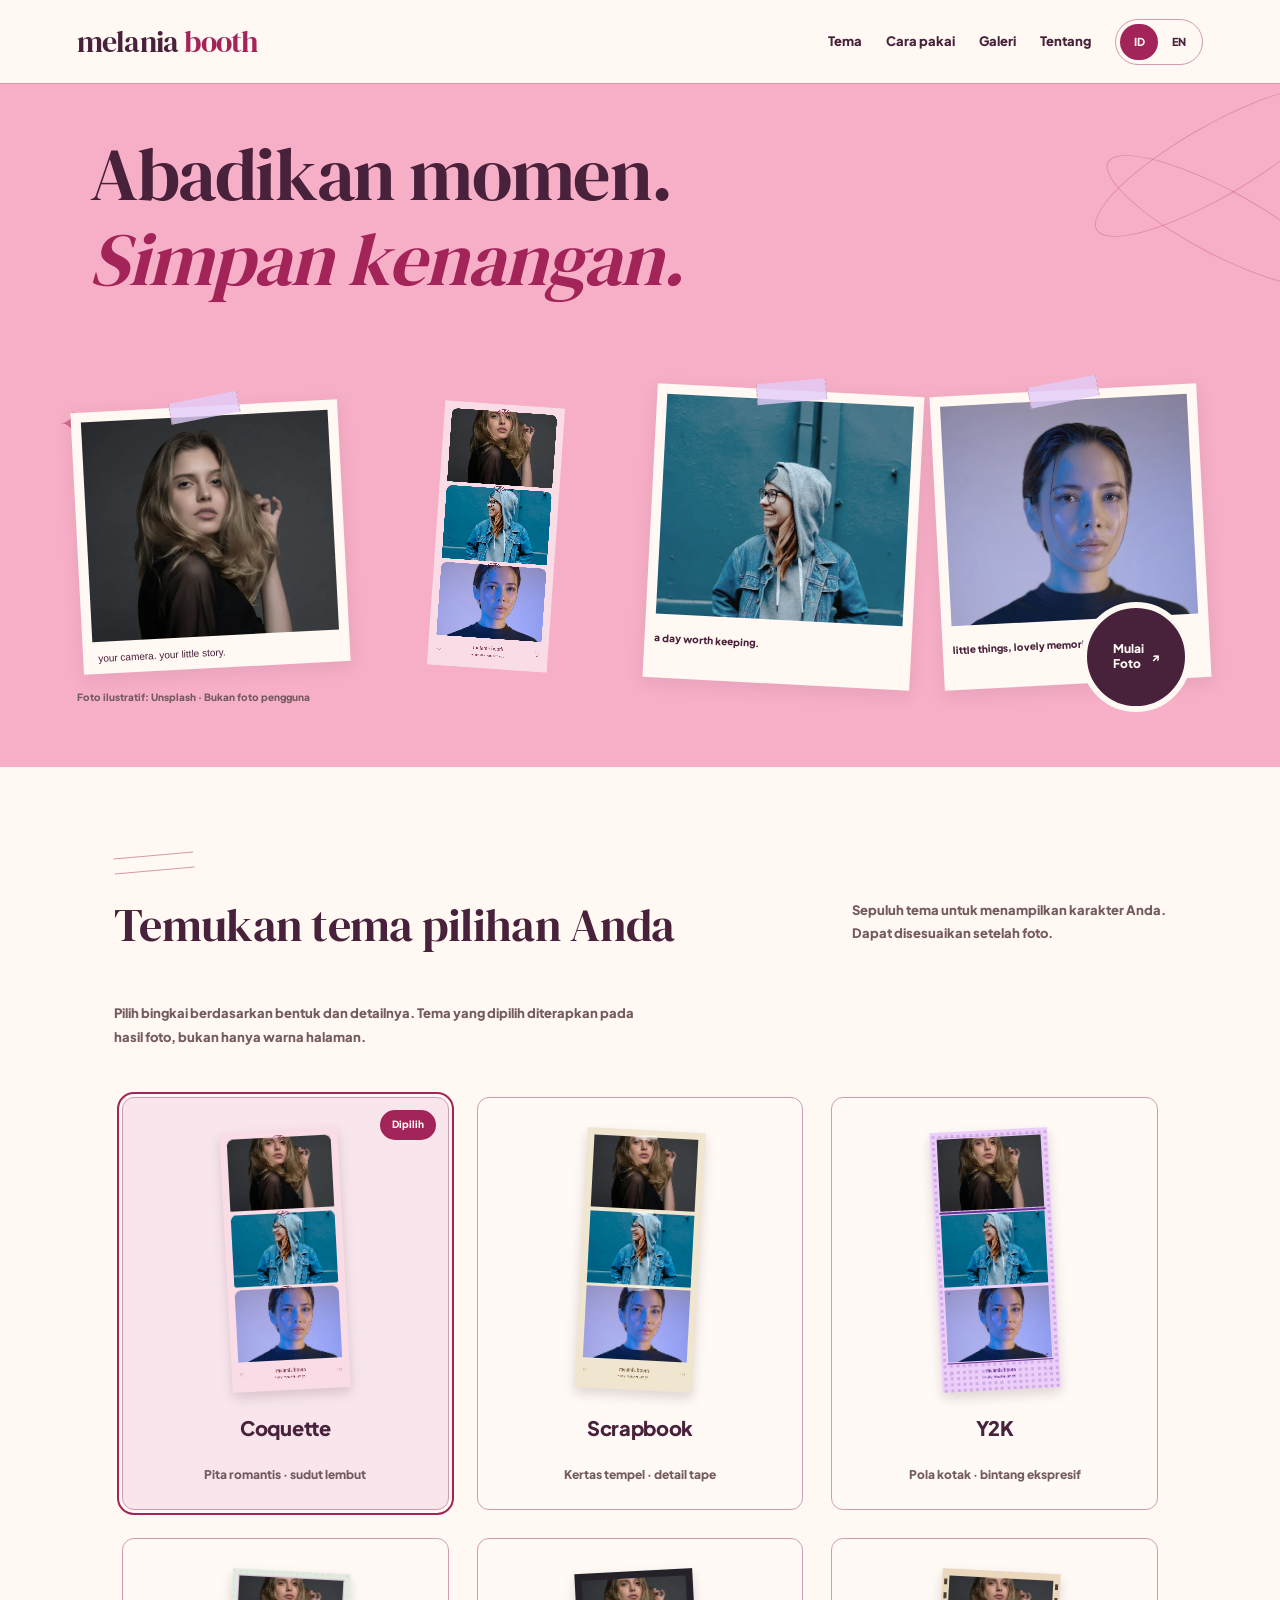
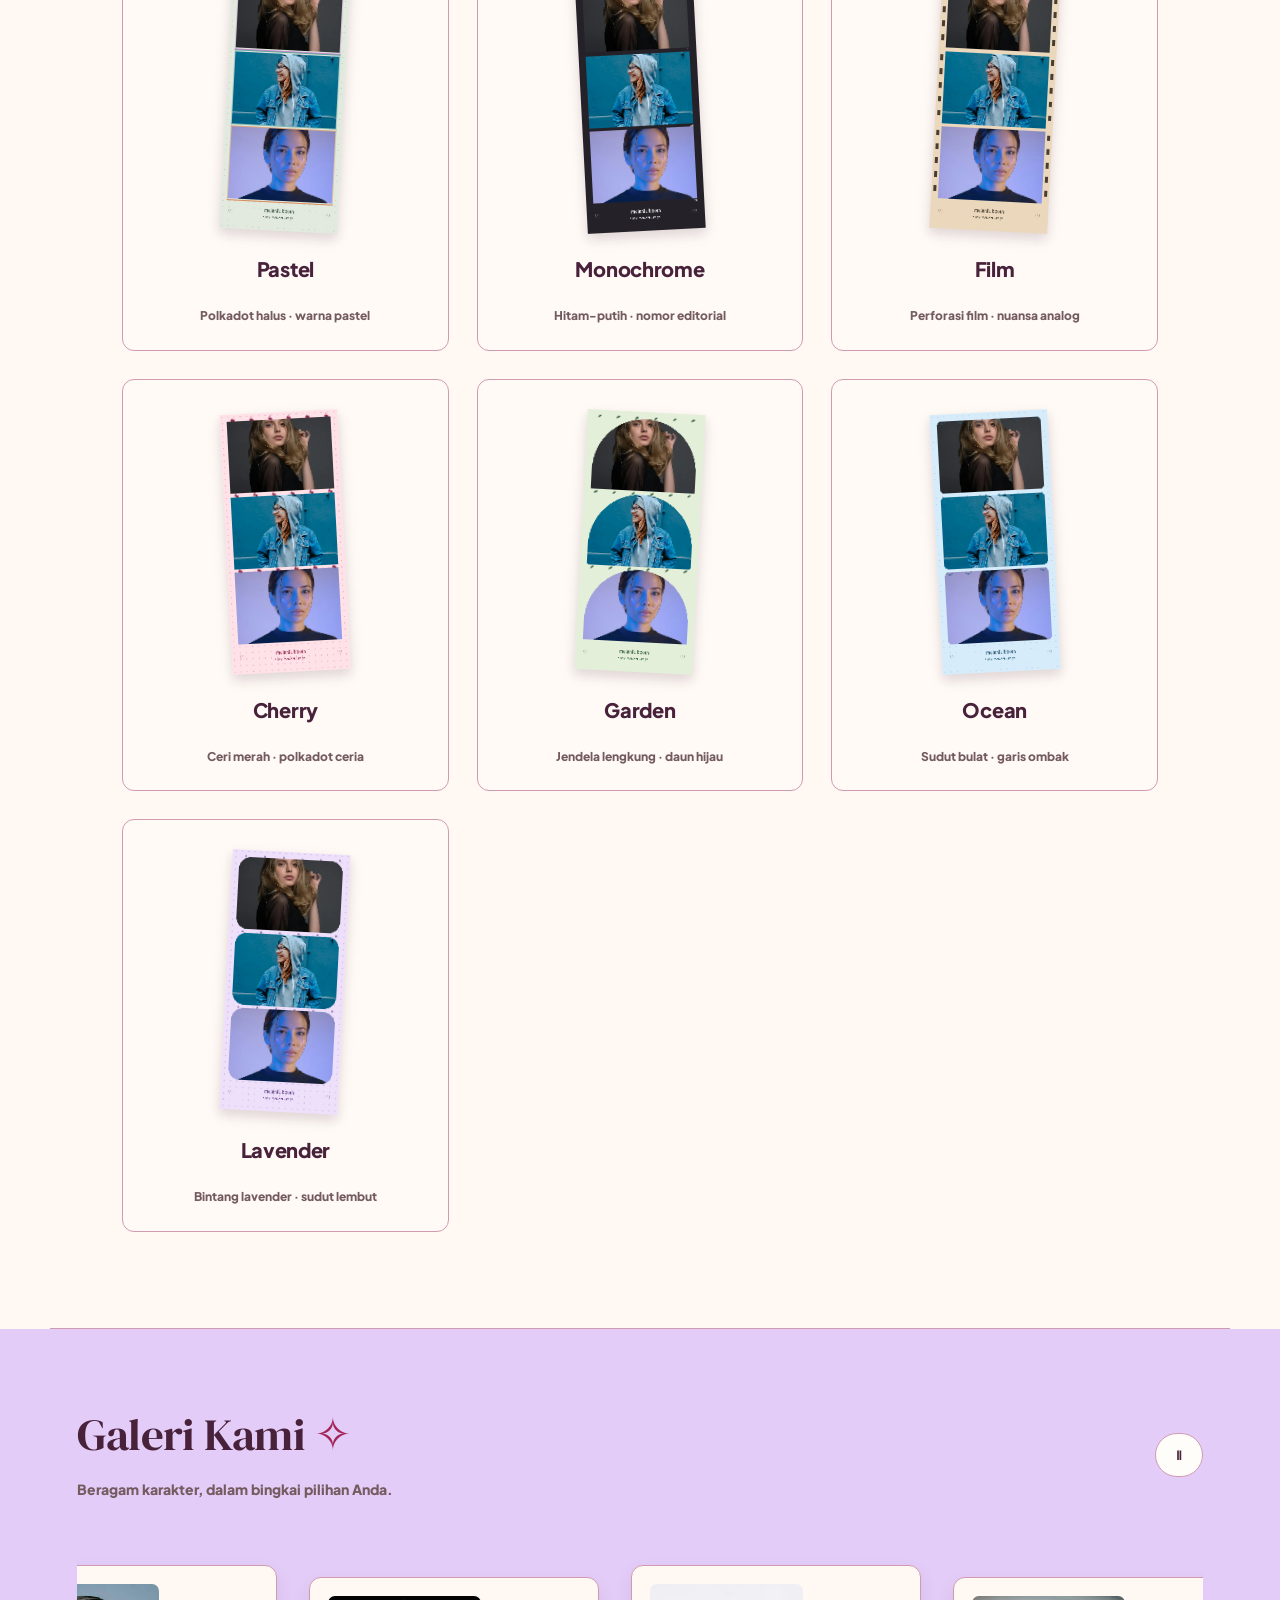
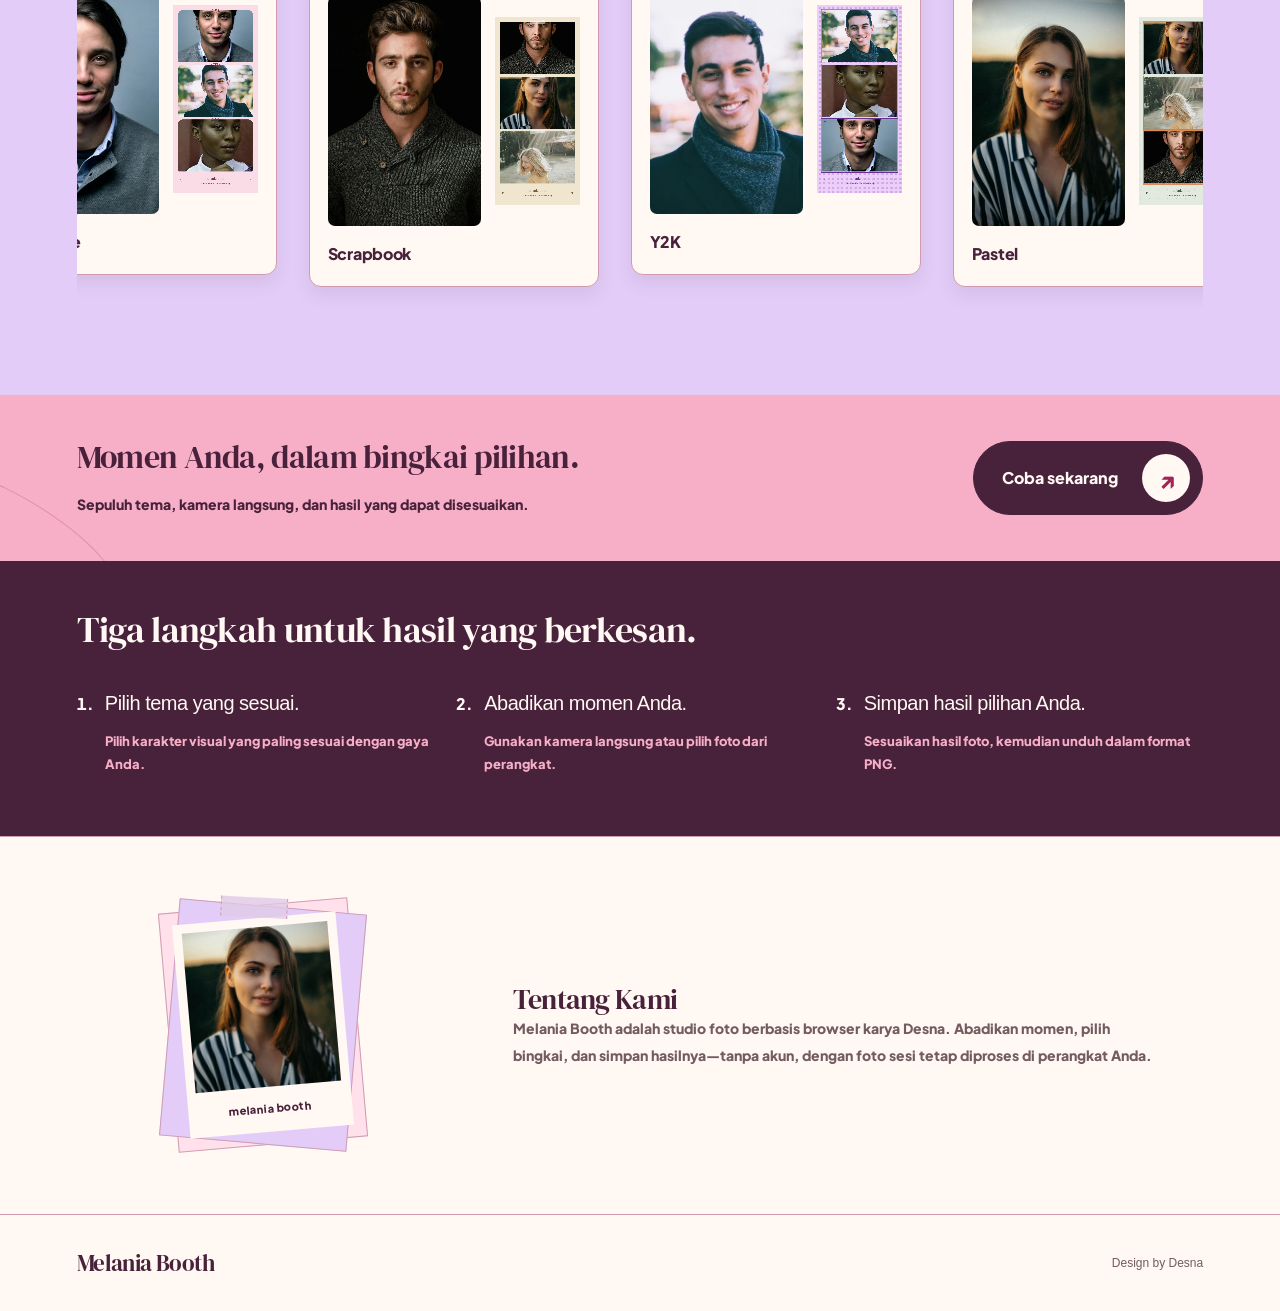
<file: index.html>
<!doctype html>
<html lang="id">
  <head>
    <meta charset="utf-8" />
    <meta name="viewport" content="width=device-width,initial-scale=1" />
    <meta
      name="description"
      content="Melania Booth — photobox pribadi dengan enam tema, kamera langsung, dan strip foto yang bisa diunduh. Foto tetap di perangkatmu."
    />
    <title>Melania Booth — Momen kecil, kenangan manis</title>
    <link rel="stylesheet" href="styles.css?v=1" />
    <link rel="stylesheet" href="studio-v2.css?v=2" />
    <link rel="stylesheet" href="layout-v3.css?v=3" />
    <script src="motion-v3.js?v=3" defer></script>
    <link
      rel="icon"
      href="data:image/svg+xml,%3Csvg xmlns='http://www.w3.org/2000/svg' viewBox='0 0 48 48'%3E%3Crect width='48' height='48' rx='12' fill='%23f4bacb'/%3E%3Ctext x='12' y='35' font-size='36' fill='%23682f48'%3Em%3C/text%3E%3C/svg%3E"
    />
  </head>
  <body>
    <header>
      <a class="wordmark" href="#">melania<span>booth</span></a>
      <nav aria-label="Navigasi utama">
        <a href="#themes">Tema</a><a href="#how">Cara pakai</a
        ><a class="button small" href="#studio">Mulai foto ↗</a>
      </nav>
    </header>
    <main>
      <section class="hero">
        <div class="intro">
          <p class="eyebrow">AN ONLINE PHOTO STUDIO · BY DESNA</p>
          <h1>A little pause.<br /><span>A lovely memory.</span></h1>
          <p>
            Jangan cuma tinggal di galeri. Jadikan senyum hari ini selembar
            kenangan yang bisa kamu bawa pulang.
          </p>
          <div class="hero-actions">
            <a class="button" href="#studio">Let's take a photo ↗</a
            ><a href="#themes">Cari frame kamu</a>
          </div>
          <p class="privacy">Kamera langsung · Foto tetap di perangkatmu</p>
        </div>
        <div class="hero-art">
          <div class="photo-pair">
            <figure class="editorial-photo">
              <img
                src="assets/editorial-0.webp"
                alt="Contoh foto editorial untuk inspirasi photobooth"
              />
              <figcaption>your camera. your little story.</figcaption>
            </figure>
            <canvas
              id="hero-strip"
              width="400"
              height="1100"
              aria-label="Contoh strip dengan foto ilustratif, bukan hasil pengguna"
            ></canvas>
          </div>
          <span class="art-note">keep this<br />little feeling.</span>
          <p class="photo-credit">
            Foto ilustratif: Unsplash · Bukan foto pengguna
          </p>
        </div>
      </section>
      <section id="themes" class="themes-section">
        <div class="section-title">
          <h2>Hari ini, kamu yang mana?</h2>
          <p>
            Enam suasana. Satu cerita milikmu.<br />Bisa diganti lagi setelah
            foto.
          </p>
        </div>
        <div id="theme-gallery" class="theme-gallery"></div>
      </section>
      <section id="studio">
        <div class="section-title">
          <h2>Your moment starts here.</h2>
          <p>
            Izinkan kamera atau pilih foto dari galeri.<br />Semua diproses di
            browser ini saja.
          </p>
        </div>
        <div class="workspace">
          <div class="camera-column">
            <div class="viewfinder">
              <video id="camera" autoplay playsinline muted></video>
              <div id="camera-empty">
                <span>♡</span>
                <h3>Hai, cantik. Siap foto?</h3>
                <p>Cari cahaya yang nyaman, lalu mulai kameranya.</p>
                <button id="start-camera" class="button">
                  Aktifkan kamera
                </button>
              </div>
              <div id="countdown" aria-live="assertive"></div>
              <span class="camera-label">MELANIA PHOTO STUDIO</span>
            </div>
            <p id="status" role="status" aria-live="polite">
              Kamera belum aktif. Foto tidak disimpan otomatis.
            </p>
            <div class="camera-tools">
              <button id="switch-camera">Ganti kamera</button
              ><label class="check"
                ><input type="checkbox" id="mirror" checked /> Mirror</label
              ><button id="fullscreen">Layar penuh</button>
            </div>
            <div class="settings">
              <label
                >Jumlah foto<select id="shots">
                  <option value="4">4 jepretan</option>
                  <option value="3">3 jepretan</option>
                </select></label
              ><label
                >Countdown<select id="delay">
                  <option value="3">3 detik</option>
                  <option value="5">5 detik</option>
                  <option value="10">10 detik</option>
                </select></label
              ><label
                >Filter<select id="filter">
                  <option value="none">Original</option>
                  <option value="grayscale(1)">Monochrome</option>
                  <option value="sepia(.35) saturate(.85)">Vintage</option>
                  <option value="sepia(.15) saturate(1.15)">Warm</option>
                </select></label
              >
            </div>
            <div class="camera-tools">
              <label class="check"
                ><input type="checkbox" id="sound" /> Suara shutter</label
              ><label
                >Cahaya
                <input type="range" id="light" min="80" max="130" value="100"
              /></label>
            </div>
            <div class="capture-actions">
              <button id="capture" class="button" disabled>
                Mulai sesi foto</button
              ><button id="cancel" hidden>Batalkan sesi</button
              ><label class="upload-button"
                >Pilih foto<input
                  id="upload"
                  type="file"
                  accept="image/jpeg,image/png,image/webp"
                  multiple
              /></label>
            </div>
            <p class="fineprint">
              Pilih hingga 4 foto JPG, PNG, atau WebP (maks. 15 MB/foto).
              Gunakan Chrome/Safari di luar browser Telegram jika kamera tidak
              tersedia.
            </p>
            <div id="thumbnails" class="thumbnails"></div>
          </div>
          <aside class="editor">
            <div class="editor-heading">
              <h3>Make it yours.</h3>
              <span>♡</span>
            </div>
            <canvas
              id="result"
              width="720"
              height="2040"
              aria-label="Preview strip foto"
            ></canvas>
            <div class="editor-controls">
              <label>Tema<select id="theme"></select></label
              ><label
                >Layout<select id="layout">
                  <option value="strip">Strip vertikal</option>
                  <option value="grid">Kolase 2 × 2 (4 foto)</option>
                </select></label
              ><label
                >Caption<input
                  id="caption"
                  maxlength="40"
                  placeholder="a little moment with you"
                  value="a little moment with you" /></label
              ><label class="check"
                ><input id="date" type="checkbox" checked /> Sertakan
                tanggal</label
              ><label
                >Warna frame<input
                  type="color"
                  id="frame"
                  value="#f9dce5" /></label
              ><label
                >Dekorasi<select id="sticker">
                  <option value="heart">Hearts ♡</option>
                  <option value="star">Stars ✦</option>
                  <option value="flower">Flowers ✿</option>
                  <option value="none">Tanpa dekorasi</option>
                </select></label
              >
              <div class="camera-tools">
                <button id="undo">Undo</button><button id="redo">Redo</button>
              </div>
              <button id="download" class="button" disabled>
                Unduh strip PNG ↓</button
              ><button id="story" disabled>Unduh Story 9:16</button
              ><button id="share" disabled>Bagikan hasil</button
              ><button id="reset" class="text-button">Mulai ulang sesi</button>
              <p class="fineprint">
                Unduh sebelum menutup halaman. Foto hanya ada selama sesi ini;
                tidak ada galeri publik.
              </p>
            </div>
          </aside>
        </div>
      </section>
      <section id="how" class="how">
        <h2>Sesimpel satu, dua, senyum.</h2>
        <ol>
          <li>
            <strong>Pilih suasanamu.</strong>
            <p>Coquette atau film klasik? Semua boleh.</p>
          </li>
          <li>
            <strong>Ambil momennya.</strong>
            <p>Jepret langsung atau pilih foto sendiri.</p>
          </li>
          <li>
            <strong>Bawa pulang ceritanya.</strong>
            <p>Rapikan strip dan unduh kenanganmu.</p>
          </li>
        </ol>
      </section>
    </main>
    <footer>
      <a class="wordmark" href="#">melania<span>booth</span></a>
      <p>
        Momen kecil, kenangan manis.<br />Designed & built by Desna ·
        Browser-only photobox
      </p>
      <a href="#studio">One more smile? ↗</a>
    </footer>
    <script src="app.js?v=7" defer></script>
    <script src="editorial.js?v=2" defer></script>
    <link rel="stylesheet" href="finish-v4.css?v=4" />
    <script src="upgrade-v4.js?v=4" defer></script>
    <script src="gallery-v5.js?v=5" defer></script>
    <link rel="stylesheet" href="studio-v5.css?v=5" />
    <script src="studio-v5.js?v=5" defer></script>
    <link rel="stylesheet" href="gallery-auto.css?v=6" />
    <script src="gallery-auto.js?v=13" defer></script>
    <link rel="stylesheet" href="layout-v6.css?v=6" />
    <script src="studio-route.js?v=6" defer></script>
    <link rel="stylesheet" href="refine-v7.css?v=7" />
    <script src="refine-v7.js?v=7" defer></script>
    <link rel="stylesheet" href="polish-v8.css?v=8" />
    <script src="polish-v8.js?v=9" defer></script>
    <link rel="stylesheet" href="type-v9.css?v=9" />
    <link rel="stylesheet" href="header-v9.css?v=9" />
    <script src="language-v9.js?v=9" defer></script>
    <link rel="stylesheet" href="ribbons-v10.css?v=10" />
    <link rel="stylesheet" href="wordmark-v11.css?v=11" />
    <link rel="stylesheet" href="ambient.css?v=12" />
    <script src="ambient.js?v=13" defer></script>
    <link rel="stylesheet" href="refresh.css?v=13" />
    <script src="refresh.js?v=15" defer></script>
    <link rel="stylesheet" href="about-inline.css?v=15" />
    <link rel="stylesheet" href="typography.css?v=16" />
  </body>
</html>
</file>
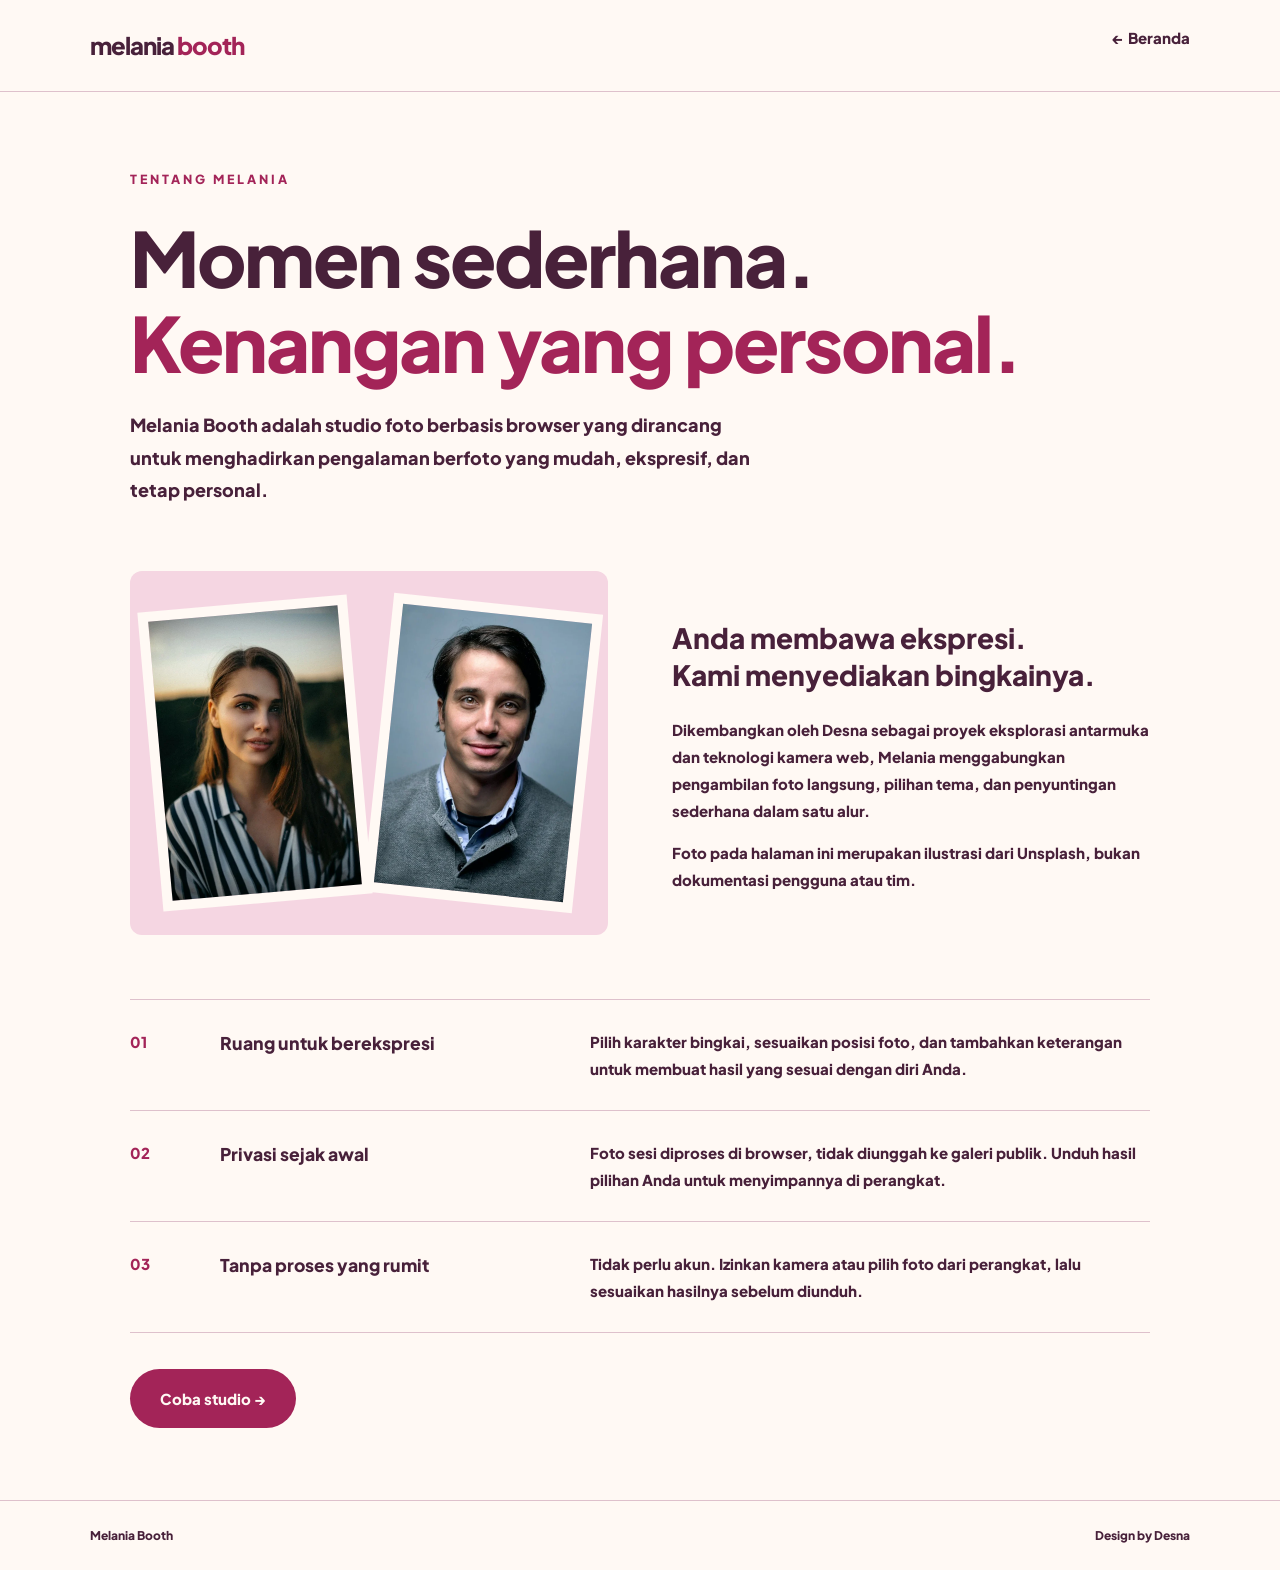
<file: tentang.html>
<!doctype html><html lang="id"><head><meta charset="utf-8"><meta name="viewport" content="width=device-width,initial-scale=1"><title>Tentang — Melania Booth</title><style>@font-face{font-family:Jakarta;src:url('assets/jakarta.woff2');font-weight:400 800}*{box-sizing:border-box}body{margin:0;background:#fff9f4;color:#48213a;font:15px Jakarta,Arial;line-height:1.8}header,footer{padding:24px 7%;display:flex;justify-content:space-between;border-bottom:1px solid #dec1cc}a{color:inherit}header a{text-decoration:none}.brand{font-size:24px;font-weight:750;letter-spacing:-1px}.brand span{font-weight:400;color:#a32458}main{max-width:1200px;margin:auto;padding:72px 7%}small{letter-spacing:3px;color:#a32458}h1{font-size:clamp(38px,6vw,76px);line-height:1.12;letter-spacing:-2px;margin:24px 0}h1 span{font-weight:400;color:#a32458}.lead{max-width:620px;font-size:18px}.story{display:grid;grid-template-columns:1fr 1fr;gap:64px;margin:64px 0;align-items:center}.photos{display:flex;gap:18px;padding:32px 20px;background:#f5d6e2;border-radius:12px}.photos img{width:48%;height:300px;object-fit:cover;border:10px solid #fff9f4;transform:rotate(-5deg)}.photos img+img{transform:rotate(6deg)}h2{font-size:28px;line-height:1.3}.principles{border-top:1px solid #dec1cc;margin-top:40px}.principles article{display:grid;grid-template-columns:70px 1fr 1.6fr;gap:20px;border-bottom:1px solid #dec1cc;padding:28px 0;align-items:start}.principles h3,.principles p{margin:0}.principles span{color:#a32458}.cta{display:inline-block;background:#a32458;color:#fff9f4;border-radius:40px;padding:16px 30px;margin-top:36px;text-decoration:none}footer{font-size:12px;border-top:1px solid #dec1cc;border-bottom:0}@media(max-width:650px){main{padding-top:40px}.story{grid-template-columns:1fr;gap:24px;margin:40px 0}.photos img{height:240px}.principles article{grid-template-columns:35px 1fr}.principles p{grid-column:2}.brand{font-size:20px}}</style></head><body><header><a class="brand" href="./">melania <span>booth</span></a><a href="./">← Beranda</a></header><main><small>TENTANG MELANIA</small><h1>Momen sederhana.<br><span>Kenangan yang personal.</span></h1><p class="lead">Melania Booth adalah studio foto berbasis browser yang dirancang untuk menghadirkan pengalaman berfoto yang mudah, ekspresif, dan tetap personal.</p><section class="story"><div class="photos"><img src="assets/gallery-3.webp" alt="Potret ilustratif dari Unsplash"><img src="assets/gallery-0.webp" alt="Potret ilustratif dari Unsplash"></div><div><h2>Anda membawa ekspresi.<br>Kami menyediakan bingkainya.</h2><p>Dikembangkan oleh Desna sebagai proyek eksplorasi antarmuka dan teknologi kamera web, Melania menggabungkan pengambilan foto langsung, pilihan tema, dan penyuntingan sederhana dalam satu alur.</p><p>Foto pada halaman ini merupakan ilustrasi dari Unsplash, bukan dokumentasi pengguna atau tim.</p></div></section><section class="principles" aria-label="Prinsip desain"><article><span>01</span><h3>Ruang untuk berekspresi</h3><p>Pilih karakter bingkai, sesuaikan posisi foto, dan tambahkan keterangan untuk membuat hasil yang sesuai dengan diri Anda.</p></article><article><span>02</span><h3>Privasi sejak awal</h3><p>Foto sesi diproses di browser, tidak diunggah ke galeri publik. Unduh hasil pilihan Anda untuk menyimpannya di perangkat.</p></article><article><span>03</span><h3>Tanpa proses yang rumit</h3><p>Tidak perlu akun. Izinkan kamera atau pilih foto dari perangkat, lalu sesuaikan hasilnya sebelum diunduh.</p></article></section><a class="cta" href="./#studio">Coba studio →</a></main><footer><strong>Melania Booth</strong><span>Design by Desna</span></footer></body></html>
</file>
<file: styles.css>
/* Hallmark · macrostructure: Workbench · tone: playful feminine · anchor hue: blush pink */
@import url("tokens.css");
* {
  box-sizing: border-box;
}
html {
  scroll-behavior: smooth;
  overflow-x: clip;
  scroll-padding-top: 100px;
}
body {
  margin: 0;
  background: var(--cream);
  color: var(--ink);
  font: 16px/1.6 var(--body);
  overflow-x: clip;
}
button,
input,
select {
  font: inherit;
  color: inherit;
}
button,
a,
input,
select {
  touch-action: manipulation;
}
button,
.button,
.upload-button {
  cursor: pointer;
  min-height: 46px;
  border-radius: 50px;
  border: 1px solid var(--line);
  padding: 10px 20px;
  background: var(--white);
  text-decoration: none;
  display: inline-flex;
  align-items: center;
  justify-content: center;
  gap: 8px;
  font-weight: 600;
  transition:
    transform 0.18s,
    background 0.18s;
}
button:hover,
.button:hover {
  transform: translateY(-2px);
  background: var(--pink);
}
button:disabled {
  opacity: 0.5;
  cursor: not-allowed;
  transform: none;
}
.button {
  background: var(--cherry);
  color: var(--white);
  border-color: var(--cherry);
}
.button:hover {
  background: var(--ink);
  color: var(--white);
}
:focus-visible {
  outline: 3px solid var(--cherry);
  outline-offset: 4px;
}
a {
  color: inherit;
}
h1,
h2,
h3,
p {
  margin-top: 0;
}
h1,
h2 {
  font-family: var(--display);
  font-weight: 400;
  line-height: 1.08;
  letter-spacing: -0.045em;
  font-style: normal;
}
header {
  max-width: 1320px;
  margin: auto;
  display: flex;
  align-items: center;
  justify-content: space-between;
  padding: 24px 5%;
  border-bottom: 1px solid var(--line);
}
.wordmark {
  font: 32px/0.9 var(--display);
  letter-spacing: -1.6px;
  text-decoration: none;
  display: block;
}
.wordmark span {
  font: 12px var(--body);
  letter-spacing: 3px;
  display: block;
  margin-top: 8px;
}
nav {
  display: flex;
  gap: 32px;
  align-items: center;
}
nav a {
  text-decoration: none;
  font-size: 14px;
}
.small {
  font-size: 14px;
  padding: 10px 24px;
}
main {
  max-width: 1320px;
  margin: auto;
}
.hero {
  display: grid;
  grid-template-columns: 1.15fr 1fr;
  min-height: 700px;
  padding: 64px 7% 60px;
  align-items: center;
  gap: 40px;
}
.eyebrow {
  font-size: 11px;
  letter-spacing: 3px;
  font-weight: 700;
  margin-bottom: 28px;
}
h1 {
  font-size: clamp(54px, 6.3vw, 86px);
  margin-bottom: 28px;
}
h1 span {
  color: var(--cherry);
}
.intro > p:not(.eyebrow) {
  max-width: 390px;
  color: var(--muted);
}
.intro .button {
  margin: 12px 0 18px;
}
.privacy {
  font-size: 12px !important;
}
.hero-art {
  height: 530px;
  background: var(--pink);
  border-radius: 48% 48% 8px 8px;
  position: relative;
  display: flex;
  align-items: center;
  justify-content: center;
}
.hero-art canvas {
  height: 455px;
  width: auto;
  transform: rotate(9deg);
  box-shadow: 14px 18px 0 var(--shadow);
}
.ribbon {
  position: absolute;
  z-index: 1;
  top: 35px;
  left: -22px;
  background: var(--lilac);
  padding: 9px 25px;
  transform: rotate(-9deg);
  font-size: 12px;
  letter-spacing: 1px;
}
.art-note {
  position: absolute;
  right: -18px;
  bottom: 10px;
  font-family: var(--display);
  font-size: 22px;
  line-height: 1.3;
  transform: rotate(-9deg);
}
section {
  scroll-margin-top: 30px;
}
.themes-section {
  padding: 70px 5%;
  background: var(--blush);
  border-radius: 12px;
}
.section-title {
  display: flex;
  justify-content: space-between;
  align-items: end;
  gap: 24px;
  margin-bottom: 36px;
}
h2 {
  font-size: clamp(36px, 4vw, 54px);
  max-width: 650px;
  margin-bottom: 0;
}
.section-title p {
  font-size: 14px;
  color: var(--muted);
  margin: 0;
}
.theme-gallery {
  display: grid;
  grid-template-columns: repeat(6, minmax(0, 1fr));
  gap: 14px;
}
.theme-card {
  display: flex;
  flex-direction: column;
  border: 1px solid var(--line);
  border-radius: 100px 100px 12px 12px;
  padding: 16px 12px;
  background: var(--cream);
  min-width: 0;
  gap: 14px;
}
.theme-card[aria-pressed="true"] {
  outline: 2px solid var(--cherry);
  outline-offset: 3px;
}
.theme-card canvas {
  width: 65px;
  height: 180px;
  max-width: 100%;
  transform: rotate(-4deg);
}
.theme-card span {
  font-size: 13px;
}
#studio {
  padding: 100px 5%;
}
.workspace {
  display: grid;
  grid-template-columns: minmax(0, 1.6fr) minmax(0, 1fr);
  gap: 36px;
  align-items: start;
}
.viewfinder {
  position: relative;
  aspect-ratio: 4/3;
  background: var(--pink);
  border-radius: 20px;
  overflow: hidden;
  display: grid;
  place-items: center;
  border: 1px solid var(--line);
}
video {
  width: 100%;
  height: 100%;
  object-fit: cover;
  position: absolute;
}
#camera-empty {
  position: relative;
  text-align: center;
  max-width: 340px;
  padding: 20px;
}
#camera-empty > span {
  font: 70px var(--display);
}
#camera-empty h3 {
  font: 28px var(--display);
  margin-bottom: 10px;
}
#camera-empty p {
  font-size: 14px;
}
.camera-label {
  position: absolute;
  bottom: 16px;
  left: 20px;
  font-size: 10px;
  letter-spacing: 3px;
  background: var(--cream);
  padding: 4px 10px;
  border-radius: 20px;
}
#countdown {
  position: absolute;
  font: 100px var(--display);
  color: var(--white);
  text-shadow: 0 2px 20px var(--ink);
}
#status {
  font-size: 13px;
  min-height: 44px;
  margin: 12px 0;
}
.camera-tools {
  display: flex;
  gap: 10px;
  flex-wrap: wrap;
  align-items: center;
  margin: 12px 0;
}
.camera-tools button {
  font-size: 12px;
  padding: 8px 14px;
}
.check {
  display: flex !important;
  align-items: center;
  gap: 8px;
  font-size: 13px !important;
}
.check input {
  width: 18px;
  height: 18px;
  accent-color: var(--cherry);
}
.settings {
  display: grid;
  grid-template-columns: repeat(3, minmax(0, 1fr));
  gap: 12px;
}
label {
  display: flex;
  flex-direction: column;
  gap: 6px;
  font-size: 13px;
}
select,
input:not([type="checkbox"], [type="range"], [type="file"]) {
  width: 100%;
  border: 1px solid var(--line);
  border-radius: 10px;
  background: var(--white);
  padding: 10px;
  min-height: 44px;
  min-width: 0;
}
input[type="color"] {
  padding: 4px !important;
}
input[type="range"] {
  width: 110px;
  accent-color: var(--cherry);
}
.capture-actions {
  display: flex;
  gap: 10px;
  flex-wrap: wrap;
  margin-top: 24px;
}
.upload-button input {
  display: none;
}
.fineprint {
  font-size: 12px;
  color: var(--muted);
  line-height: 1.6;
  margin-top: 12px;
}
.editor {
  background: var(--lilac);
  padding: 25px;
  border-radius: 16px;
  min-width: 0;
}
.editor-heading {
  display: flex;
  justify-content: space-between;
}
.editor h3 {
  font: 30px var(--display);
  margin-bottom: 24px;
}
.editor-heading span {
  font-size: 28px;
}
#result {
  display: block;
  width: 180px;
  max-width: 100%;
  height: auto;
  margin: 0 auto 26px;
  box-shadow: 8px 10px 0 var(--shadow);
}
.editor-controls {
  display: grid;
  gap: 14px;
}
.editor-controls button {
  width: 100%;
}
.editor-controls .camera-tools {
  margin: 0;
  flex-wrap: nowrap;
}
.text-button {
  background: transparent;
}
.thumbnails {
  display: grid;
  grid-template-columns: repeat(4, minmax(0, 1fr));
  gap: 8px;
  margin-top: 20px;
}
.thumb img {
  width: 100%;
  aspect-ratio: 4/3;
  object-fit: cover;
  border-radius: 8px;
}
.thumb button {
  width: 100%;
  font-size: 11px;
  padding: 4px;
  min-height: 44px;
}
.how {
  padding: 64px 7%;
  background: var(--pink);
  border-radius: 12px;
}
.how ol {
  display: grid;
  grid-template-columns: repeat(3, minmax(0, 1fr));
  gap: 40px;
  padding-left: 20px;
  margin-top: 40px;
}
.how li {
  padding-left: 8px;
}
.how strong {
  font: 24px var(--display);
}
.how p {
  font-size: 14px;
  margin-top: 12px;
}
footer {
  max-width: 1320px;
  margin: auto;
  padding: 70px 5%;
  display: flex;
  justify-content: space-between;
  align-items: center;
  gap: 30px;
}
footer p,
footer > a:last-child {
  font-size: 12px;
}
footer p {
  margin: 0;
}
[hidden] {
  display: none !important;
}
.viewfinder:fullscreen {
  border-radius: 0;
  width: 100vw;
  height: 100vh;
  aspect-ratio: auto;
}
.viewfinder:fullscreen .camera-label {
  bottom: 40px;
}
@media (max-width: 800px) {
  .hero {
    gap: 30px;
    padding: 50px 5%;
    min-height: 600px;
  }
  .hero-art {
    height: 430px;
  }
  .hero-art canvas {
    height: 370px;
  }
  .art-note {
    right: 0;
  }
  .theme-gallery {
    grid-template-columns: repeat(3, minmax(0, 1fr));
    gap: 20px;
  }
  .workspace {
    grid-template-columns: minmax(0, 1fr);
  }
  .editor {
    display: grid;
    grid-template-columns: minmax(0, 1fr) minmax(0, 1.2fr);
    gap: 20px;
  }
  .editor-heading {
    grid-column: 1/-1;
  }
  .editor #result {
    width: 180px;
  }
  .section-title {
    align-items: start;
    flex-direction: column;
  }
  .how ol {
    gap: 24px;
  }
  .settings {
    gap: 8px;
  }
}
@media (max-width: 540px) {
  header {
    padding: 20px 6%;
  }
  .wordmark {
    font-size: 27px;
  }
  nav {
    gap: 12px;
  }
  nav > a:not(.button) {
    display: none;
  }
  .hero {
    grid-template-columns: minmax(0, 1fr);
    padding: 50px 7%;
    gap: 35px;
  }
  .hero-art {
    height: 420px;
    margin: 0 20px;
  }
  .hero-art canvas {
    height: 365px;
  }
  h1 {
    font-size: 59px;
  }
  .intro > p {
    font-size: 15px;
  }
  .art-note {
    right: -25px;
    font-size: 19px;
  }
  .themes-section {
    padding: 44px 6%;
    border-radius: 0;
  }
  .theme-gallery {
    gap: 14px;
  }
  .theme-card {
    padding: 16px 5px;
  }
  .theme-card span {
    font-size: 12px;
  }
  #studio {
    padding: 60px 6%;
  }
  .section-title {
    gap: 18px;
  }
  .editor {
    display: block;
    padding: 24px;
  }
  .editor #result {
    width: 180px;
  }
  .how {
    padding: 40px 7%;
    border-radius: 0;
  }
  .how ol {
    grid-template-columns: minmax(0, 1fr);
    gap: 16px;
  }
  .settings {
    grid-template-columns: minmax(0, 1fr);
  }
  .settings label {
    flex-direction: row;
    align-items: center;
    justify-content: space-between;
  }
  .settings select {
    width: 65%;
  }
  .capture-actions .button {
    flex: 1;
  }
  .camera-tools {
    gap: 8px;
  }
  footer {
    flex-direction: column;
    text-align: center;
    padding: 45px 7%;
  }
}
@media (prefers-reduced-motion: reduce) {
  html {
    scroll-behavior: auto;
  }
  *,
  *:before,
  *:after {
    transition: none !important;
    animation: none !important;
  }
}
</file>
<file: studio-v2.css>
/* Hallmark · macrostructure: Photo-led studio spread · tone: feminine independent studio · anchor hue: rose
 * pre-emit critique: P4 H4 E4 S4 R4 V4 */
@font-face {
  font-family: BoothDisplay;
  src: url("assets/bricolage.woff2");
}
@font-face {
  font-family: BoothBody;
  src: url("assets/dm.woff2");
}
:root {
  --display: BoothDisplay, sans-serif;
  --body: BoothBody, sans-serif;
  --cream: #fff8f3;
  --ink: #493036;
  --muted: #745b60;
  --pink: #f3c5cf;
  --blush: #f6e8e6;
  --lilac: #ede2ec;
  --cherry: #8e354e;
  --white: #fffdf9;
  --line: #d9bec3;
  --accent-ink: #fff8f3;
}
header {
  max-width: none;
  margin: 16px 28px 0;
  padding: 20px 32px;
  background: var(--pink);
  border: 0;
  border-radius: 6px;
  position: relative;
}
header .wordmark {
  font: 800 30px/0.9 var(--display);
  letter-spacing: -1.6px;
}
header .wordmark span {
  display: inline;
  font: 500 14px var(--body);
  letter-spacing: -0.2px;
  margin-left: 5px;
}
nav a {
  font-size: 13px;
}
button,
.button,
.upload-button {
  border-radius: 5px;
  white-space: nowrap;
  transition: background 0.18s;
}
button:hover,
.button:hover {
  transform: none;
}
button:active,
.button:active {
  transform: translateY(1px);
}
.button {
  background: var(--ink);
  border-color: var(--ink);
  color: var(--accent-ink);
}
.button:hover {
  background: var(--cherry);
}
main {
  max-width: 1440px;
}
.hero {
  grid-template-columns: minmax(0, 1.05fr) minmax(0, 1fr);
  padding: 76px 6% 100px;
  min-height: 650px;
  gap: 50px;
}
.eyebrow {
  font: 500 10px var(--body);
  letter-spacing: 1.7px;
  margin-bottom: 30px;
}
h1 {
  font: 700 clamp(48px, 5.8vw, 82px)/0.99 var(--display);
  letter-spacing: -4px;
  overflow-wrap: anywhere;
  min-width: 0;
  margin-bottom: 28px;
}
h1 span {
  color: var(--ink);
  display: block;
}
h2 {
  font-weight: 600;
  font-size: clamp(30px, 3.5vw, 46px);
  letter-spacing: -1.8px;
  overflow-wrap: anywhere;
  min-width: 0;
}
.intro > p:not(.eyebrow) {
  font-size: 15px;
  line-height: 1.8;
  max-width: 370px;
}
.hero-actions {
  display: flex;
  align-items: center;
  gap: 24px;
  flex-wrap: wrap;
  margin: 28px 0 20px;
}
.hero-actions > a:last-child {
  font-size: 12px;
  text-underline-offset: 5px;
}
.privacy {
  font-size: 11px !important;
}
.hero-art {
  background: none;
  border-radius: 0;
  height: 460px;
  display: block;
  position: relative;
}
.photo-pair {
  position: relative;
  height: 100%;
  width: 100%;
}
.editorial-photo {
  position: absolute;
  left: 0;
  top: 16px;
  margin: 0;
  width: 66%;
  padding: 12px 12px 40px;
  background: var(--pink);
  transform: rotate(-7deg);
  box-shadow: 0 12px 28px var(--shadow);
}
.editorial-photo img {
  width: 100%;
  height: 315px;
  object-fit: cover;
  object-position: center 35%;
  display: block;
  filter: saturate(0.65);
}
.editorial-photo figcaption {
  font: 11px var(--body);
  position: absolute;
  bottom: 14px;
  left: 15px;
}
.hero-art canvas {
  position: absolute;
  right: 0;
  top: -5px;
  width: 160px;
  height: auto;
  max-height: 440px;
  transform: rotate(9deg);
  box-shadow: 0 8px 18px var(--shadow);
}
.art-note {
  font: 600 26px/1.05 var(--display);
  letter-spacing: -1px;
  right: 10px;
  bottom: 5px;
  transform: rotate(-5deg);
}
.photo-credit {
  position: absolute;
  bottom: -32px;
  left: 0;
  font-size: 10px;
  color: var(--muted);
}
.themes-section {
  border-radius: 0;
  margin: 0 28px;
  padding: 48px 4%;
  background: var(--pink);
}
.section-title {
  margin-bottom: 32px;
}
.section-title p {
  font-size: 13px;
  line-height: 1.7;
}
.theme-gallery {
  gap: 20px;
}
.theme-card {
  border: 0;
  border-radius: 0;
  background: transparent;
  padding: 10px 8px;
  gap: 20px;
}
.theme-card:hover {
  background: var(--blush);
}
.theme-card[aria-pressed="true"] {
  outline: 1px solid var(--ink);
  outline-offset: 0;
  background: var(--blush);
}
.theme-card canvas {
  width: 76px;
  height: auto;
  box-shadow: 4px 6px 12px var(--shadow);
  transform: rotate(-3deg);
}
.theme-card:nth-child(even) canvas {
  transform: rotate(3deg);
}
.theme-card span {
  font-weight: 500;
  font-size: 12px;
}
#studio {
  padding: 90px 6%;
}
.workspace {
  gap: 32px;
  grid-template-columns: minmax(0, 1.45fr) minmax(0, 1fr);
}
.viewfinder {
  border-radius: 6px;
  background: var(--blush);
  border: 1px solid var(--line);
}
#camera-empty > span {
  font: 48px var(--display);
  display: block;
  margin-bottom: 16px;
}
#camera-empty h3 {
  font: 600 25px var(--display);
  letter-spacing: -0.8px;
}
#camera-empty p {
  font-size: 13px;
}
.camera-label {
  border-radius: 2px;
  font-size: 9px;
  letter-spacing: 1px;
}
.editor {
  background: var(--blush);
  border: 1px solid var(--line);
  border-radius: 6px;
  padding: 28px;
}
.editor h3 {
  font: 600 25px var(--display);
  letter-spacing: -1px;
}
.editor-heading span {
  font-size: 20px;
}
.editor-controls label {
  font-size: 12px;
}
.editor-controls {
  gap: 12px;
}
select,
input:not([type="checkbox"], [type="range"], [type="file"]) {
  border-radius: 4px;
  background: var(--cream);
  font-size: 13px;
}
#result {
  width: 150px;
  box-shadow: 0 6px 16px var(--shadow);
}
.how {
  border-radius: 0;
  margin: 0 28px;
  background: var(--ink);
  color: var(--cream);
  padding: 48px 4%;
}
.how h2 {
  font-size: 36px;
}
.how ol {
  gap: 32px;
}
.how strong {
  font: 500 20px var(--display);
  letter-spacing: -0.5px;
}
.how p {
  font-size: 13px;
  color: var(--pink);
}
footer {
  padding: 52px 6%;
  max-width: 1440px;
}
.wordmark {
  font: 700 32px var(--display);
}
.wordmark span {
  font: 12px var(--body);
}
footer > a:last-child {
  white-space: nowrap;
}
input:disabled,
select:disabled {
  cursor: not-allowed;
  opacity: 0.55;
}
@media (max-width: 900px) {
  .hero {
    gap: 25px;
    padding: 64px 5% 80px;
  }
  h1 {
    font-size: 56px;
  }
  .hero-art canvas {
    width: 130px;
  }
  .editorial-photo img {
    height: 270px;
  }
  .hero-art {
    height: 400px;
  }
  .workspace {
    grid-template-columns: minmax(0, 1fr);
  }
  .editor {
    display: grid;
    grid-template-columns: minmax(0, 1fr) minmax(0, 1fr);
    gap: 20px;
  }
  .editor-heading {
    grid-column: 1/-1;
  }
  .themes-section,
  .how {
    margin: 0 16px;
  }
}
@media (max-width: 600px) {
  header {
    margin: 12px 12px 0;
    padding: 18px;
  }
  header .wordmark {
    font-size: 25px;
  }
  header .wordmark span {
    display: block;
    margin: 4px 0 0;
    font-size: 10px;
    letter-spacing: 2px;
  }
  nav .button {
    padding: 10px 13px;
    font-size: 12px;
  }
  .hero {
    grid-template-columns: minmax(0, 1fr);
    padding: 44px 7% 70px;
    gap: 35px;
  }
  h1 {
    font-size: 61px;
    letter-spacing: -3.5px;
  }
  .eyebrow {
    font-size: 9px;
    margin-bottom: 22px;
  }
  .hero-actions {
    gap: 18px;
  }
  .hero-actions .button {
    font-size: 13px;
  }
  .hero-art {
    height: 380px;
    margin: 10px 14px 0;
  }
  .hero-art canvas {
    width: 132px;
  }
  .editorial-photo {
    width: 69%;
    left: 0;
  }
  .editorial-photo img {
    height: 255px;
  }
  .art-note {
    font-size: 22px;
    bottom: 5px;
    right: 0;
  }
  .photo-credit {
    font-size: 9px;
    bottom: -28px;
  }
  .themes-section {
    margin: 0;
    padding: 36px 6%;
  }
  .theme-gallery {
    gap: 14px;
  }
  .theme-card {
    gap: 14px;
  }
  .theme-card canvas {
    width: 65px;
  }
  #studio {
    padding: 56px 6%;
  }
  .editor {
    display: block;
    padding: 22px;
  }
  .how {
    margin: 0;
    padding: 36px 7%;
  }
  .how h2 {
    font-size: 31px;
  }
  footer {
    gap: 24px;
  }
  h2 {
    font-size: 34px;
  }
  .section-title {
    gap: 16px;
  }
}
@media (max-width: 350px) {
  h1 {
    font-size: 53px;
  }
  .hero-art {
    height: 330px;
    margin-left: 8px;
    margin-right: 8px;
  }
  .hero-art canvas {
    width: 112px;
  }
  .editorial-photo img {
    height: 215px;
  }
  .art-note {
    font-size: 20px;
  }
  .hero-actions {
    gap: 14px;
  }
  .hero-actions > a:last-child {
    font-size: 11px;
  }
  .theme-card span {
    font-size: 11px;
  }
}
@media (prefers-reduced-motion: reduce) {
  *,
  *:before,
  *:after {
    transition: none !important;
  }
}
</file>
<file: layout-v3.css>
/* Hallmark · macrostructure: Photo contact sheet · tone: feminine studio · anchor hue: rose */
header{margin:0;padding:22px 5%;background:var(--cream);border-radius:0;border-bottom:1px solid var(--line)}header .wordmark{font-size:28px}main{max-width:none}.hero{display:flex;flex-direction:column;gap:0;padding:52px 6% 64px;background:var(--blush);min-height:0;position:relative}.intro{display:grid;grid-template-columns:minmax(0,1.6fr) minmax(0,1fr);column-gap:8%;width:100%;max-width:1240px;margin:auto;align-items:center}.intro .eyebrow{grid-column:1/-1;margin-bottom:20px}.intro h1{grid-column:1;grid-row:2/5;font-size:clamp(44px,5.2vw,72px);letter-spacing:-3px;margin:0;line-height:1.02}.intro>p:not(.eyebrow){grid-column:2;font-size:14px;max-width:380px;margin:0}.hero-actions{grid-column:2;gap:18px;margin:22px 0 14px}.hero-actions>a:last-child{font-size:11px}.intro .privacy{grid-column:2;font-size:10px!important}.hero-art{height:300px;width:100%;max-width:1240px;margin:48px auto 0;position:relative}.photo-pair{height:100%;display:grid;grid-template-columns:repeat(4,minmax(0,1fr));gap:20px;align-items:center}.editorial-photo{position:relative;inset:auto;transform:rotate(-3deg);width:auto;margin:0;padding:10px 10px 32px;box-shadow:0 5px 18px var(--shadow);background:var(--cream)}.editorial-photo img{height:220px;width:100%;object-position:center 30%}.editorial-photo figcaption{font-size:10px;bottom:10px}.hero-art canvas{position:relative;inset:auto;width:100%;height:265px;object-fit:contain;transform:rotate(4deg);box-shadow:none}.contact-photo{margin:0;transform:rotate(3deg);background:var(--cream);padding:10px 10px 30px;box-shadow:0 5px 18px var(--shadow)}.contact-photo img{width:100%;height:220px;object-fit:cover;object-position:center 25%;filter:saturate(.65)}.contact-photo figcaption{font-size:10px;margin-top:8px}.contact-photo:last-child{transform:rotate(-3deg)}.art-note{display:none}.photo-credit{bottom:-30px;font-size:10px}.themes-section{display:grid;grid-template-columns:minmax(0,.7fr) minmax(0,2fr);gap:48px;margin:0;padding:64px 6%;background:var(--cream);border-bottom:1px solid var(--line)}.themes-section .section-title{display:block;margin:0}.themes-section h2{font-size:36px;margin-bottom:24px}.theme-gallery{grid-template-columns:repeat(6,minmax(0,1fr));gap:12px}.theme-card{padding:12px 8px;border-radius:4px}.theme-card canvas{height:170px;width:auto;max-width:100%}.theme-card span{font-size:11px}#studio{max-width:1360px;margin:auto;padding:64px 5%}.workspace{grid-template-columns:minmax(0,1fr) minmax(0,.72fr)}.editor{display:grid;grid-template-columns:minmax(0,.75fr) minmax(0,1fr);gap:20px;background:var(--cream)}.editor-heading{grid-column:1/-1;margin-bottom:0}.editor #result{width:100%;max-width:150px;margin:0 auto;position:sticky;top:24px}.editor-controls label{font-size:11px}.editor-controls button{font-size:12px;padding:10px}.editor .fineprint{font-size:11px}.how{margin:0;padding:48px 6%}.how ol{margin-bottom:0}footer{max-width:none;padding:40px 6%}.motion-ready .reveal{opacity:0;transform:translateY(24px);transition:opacity .65s,transform .65s}.motion-ready .reveal.visible{opacity:1;transform:translateY(0)}.photo-pair{transition:transform .5s}.theme-card{transition:background .2s,transform .25s}.theme-card:hover{transform:translateY(-5px)}.theme-card:active{transform:translateY(-2px)}.theme-picked{animation:theme-pick .45s}.motion-paused .contact-photo,.motion-paused .editorial-photo{animation-play-state:paused!important}.motion-toggle{border:0;background:transparent;padding:0 8px;min-height:44px;font-size:11px;text-decoration:underline;text-underline-offset:4px}.contact-photo{animation:paper-drift 7s ease-in-out infinite alternate}.contact-photo:last-child{animation-delay:-3s}.editorial-photo{animation:paper-drift 8s ease-in-out infinite alternate-reverse}@keyframes paper-drift{from{transform:translateY(0) rotate(-2deg)}to{transform:translateY(-9px) rotate(1deg)}}@keyframes theme-pick{50%{transform:translateY(-6px)}to{transform:translateY(0)}}
@media(max-width:1000px){.intro{grid-template-columns:minmax(0,1.2fr) minmax(0,1fr);column-gap:5%}.intro h1{font-size:53px}.hero-actions{flex-direction:column;align-items:start;gap:10px}.themes-section{grid-template-columns:minmax(0,1fr);gap:24px}.themes-section .section-title{display:flex;flex-direction:row;align-items:center}.themes-section h2{margin:0}.workspace{grid-template-columns:minmax(0,1fr)}.editor{grid-template-columns:minmax(0,.7fr) minmax(0,1fr)}.editor #result{max-width:180px}.editorial-photo img,.contact-photo img{height:175px}.hero-art{height:260px}.hero-art canvas{height:240px}.photo-pair{gap:14px}}
@media(max-width:600px){header{padding:18px 6%}.hero{padding:36px 6% 52px}.intro{display:flex;flex-direction:column;align-items:start}.intro .eyebrow{font-size:9px;margin-bottom:20px}.intro h1{font-size:clamp(39px,9vw,54px);letter-spacing:-2px;margin-bottom:24px}.intro>p:not(.eyebrow){font-size:13px;max-width:100%}.hero-actions{flex-direction:row;align-items:center;gap:16px;margin:22px 0 14px}.hero-actions .button{font-size:12px;padding:10px 15px}.hero-art{margin-top:34px;height:330px}.photo-pair{grid-template-columns:repeat(2,minmax(0,1fr));gap:14px;align-items:center}.editorial-photo,.contact-photo{padding:6px 6px 22px}.editorial-photo img,.contact-photo img{height:120px}.contact-photo figcaption,.editorial-photo figcaption{font-size:8px}.hero-art canvas{height:150px;grid-column:2;grid-row:1}.photo-credit{font-size:9px;bottom:-27px}.themes-section{padding:40px 6%;gap:22px}.themes-section .section-title{display:block}.themes-section h2{font-size:30px;margin-bottom:16px}.theme-gallery{grid-template-columns:repeat(3,minmax(0,1fr));gap:12px}.theme-card canvas{height:145px}.theme-card span{font-size:11px}#studio{padding:44px 6%}.editor{display:grid;grid-template-columns:minmax(0,.65fr) minmax(0,1fr);gap:16px;padding:16px}.editor #result{max-width:140px}.editor-controls{min-width:0}.editor-controls button{font-size:11px;padding:8px 4px}.editor-controls select,.editor-controls input{font-size:12px}.editor-controls .camera-tools{gap:4px}.how h2{font-size:30px}.how{padding:36px 6%}.motion-toggle{font-size:10px}.editor-heading h3{margin-bottom:8px}.camera-tools button{font-size:11px}.section-title p{font-size:12px}}
@media(prefers-reduced-motion:reduce){.contact-photo,.editorial-photo,.theme-picked{animation:none!important}.motion-ready .reveal{opacity:1;transform:none;transition:none}.theme-card:hover{transform:none}}
</file>
<file: finish-v4.css>
:root{--display:Arial,Helvetica,sans-serif;--body:Arial,Helvetica,sans-serif;--pink:#f7aec7;--blush:#ffe0eb;--lilac:#e3cdf8;--cherry:#a32458;--ink:#48213a;--line:#d09bb1}.hero{background:var(--pink)}h1{letter-spacing:-2px!important;font-weight:700!important}.themes-section{background:var(--lilac)}header{background:var(--cream)}.studio-steps{display:flex;gap:12px;flex-wrap:wrap;margin-bottom:28px}.step-button[aria-current=step]{background:var(--cherry);color:var(--cream)}.workspace{display:block}.camera-column{max-width:850px;margin:auto}.editor{grid-template-columns:minmax(0,1fr) minmax(0,.8fr);max-width:1100px;margin:auto;background:var(--blush)}.editor>button{grid-column:1/-1;justify-self:start}.editor #result{max-width:300px;width:90%}.setup-panel{padding:24px;background:var(--lilac);border-radius:8px;margin-bottom:24px}.setup-panel h3,.crop-panel h3{font:600 20px Arial}.setup-panel p{font-size:14px}.crop-panel{padding:16px;border:1px solid var(--line);display:grid;gap:14px}.crop-panel input[type=range]{width:100%}#studio[data-step=setup] .viewfinder,#studio[data-step=setup] .capture-actions,#studio[data-step=setup] .thumbnails,#studio[data-step=setup] #open-editor,#studio[data-step=setup] #status,#studio[data-step=setup] .camera-tools{display:none}#studio:not([data-step=setup]) .setup-panel{display:none}.motion-ready .reveal[data-direction=left]{transform:translateX(-32px)}.motion-ready .reveal[data-direction=right]{transform:translateX(32px)}.motion-ready .reveal[data-direction=up]{transform:translateY(32px)}.motion-ready .reveal.visible{transform:none}.motion-paused .reveal{opacity:1!important;transform:none!important;transition:none!important}.gallery-section{padding:64px 6%;background:var(--cream)}.gallery-heading{display:flex;align-items:center;justify-content:space-between;gap:20px;margin-bottom:24px}.gallery-heading p{font-size:14px;margin:16px 0 0;color:var(--muted)}.gallery-actions{display:flex;gap:8px}.gallery-track{display:flex;gap:24px;overflow-x:auto;scroll-snap-type:x mandatory;padding:16px 8px 28px;scrollbar-color:var(--cherry) var(--blush)}.gallery-item{flex:0 0 235px;scroll-snap-align:start;margin:0;background:var(--blush);padding:20px}.gallery-item canvas{width:150px;height:auto;display:block;margin:auto}.gallery-item figcaption{font-size:14px;margin-top:18px;font-weight:600}.gallery-item p{font-size:12px;margin-bottom:0;color:var(--muted)}.gallery-note{font-size:12px;color:var(--muted)}@media(max-width:600px){.editor{display:block}.editor>button{margin-bottom:20px}.editor #result{max-width:240px;margin:0 auto 28px;position:static}.studio-steps{gap:6px}.step-button{font-size:11px;padding:10px}.gallery-section{padding:40px 6%}.gallery-heading{align-items:start}.gallery-heading h2{font-size:29px}.gallery-actions button{padding:8px 14px}.gallery-item{flex-basis:200px}.gallery-item canvas{width:135px}}@media(prefers-reduced-motion:reduce){.motion-ready .reveal[data-direction]{transform:none!important}.gallery-track{scroll-behavior:auto}}
</file>
<file: studio-v5.css>
/* Melania studio refinement: controls follow task priority. */
.camera-column .capture-actions{position:sticky;bottom:12px;z-index:5;background:var(--cream);border:1px solid var(--line);border-radius:18px;margin-bottom:16px}.session-progress:before{content:attr(aria-label);align-self:center;font-size:12px;margin-right:8px}#studio[data-step=setup] .session-progress,#studio[data-step=setup] .pose-hint,#studio[data-step=setup] .capture-theme{display:none}

header{padding:20px 6%}nav{gap:24px}.hero{padding-bottom:56px}.themes-section{display:block;background:var(--cream)}.themes-section .section-title{display:flex;justify-content:space-between;margin-bottom:28px}.theme-gallery{display:flex;overflow-x:auto;gap:16px;padding:8px 6px 18px;scroll-snap-type:x mandatory}.theme-card{flex:0 0 118px;scroll-snap-align:start;border:1px solid var(--line);background:var(--blush);border-radius:14px}.gallery-section{background:var(--lilac)}.gallery-item{background:var(--cream);border-radius:12px;flex-basis:225px;transition:transform .25s}.gallery-item:nth-child(even){transform:translateY(12px)}.gallery-item:hover{transform:translateY(-5px)}.studio-details{padding:14px 16px;background:var(--cream);border:1px solid var(--line);border-radius:12px;margin:16px 0}.studio-details summary{cursor:pointer;min-height:32px;font-size:13px;font-weight:600;display:list-item}.studio-details[open]>summary{margin-bottom:16px}.studio-details label{margin:12px 0}.motion-menu{font-size:12px;position:relative}.motion-menu summary{cursor:pointer;min-height:44px;padding:12px}.motion-menu .motion-toggle{display:block}#studio{background:var(--blush);max-width:none;padding:64px 6%}.camera-column{background:var(--cream);border-radius:24px;padding:28px;max-width:920px;box-shadow:0 12px 32px var(--shadow)}.viewfinder{border:8px solid var(--session-color,var(--pink));border-radius:22px;background:var(--lilac);box-shadow:0 0 0 1px var(--line)}.session-progress{display:flex;gap:12px;justify-content:center;margin:0 0 20px}.session-progress span{width:38px;height:38px;border:1px solid var(--line);border-radius:50%;display:grid;place-items:center;font-size:12px;color:var(--cherry)}.session-progress .complete{background:var(--cherry);color:var(--cream)}.pose-hint{text-align:center;font-size:13px;color:var(--muted);margin:16px 0}.capture-theme{max-width:300px;margin:20px 0}.capture-actions{justify-content:center;padding:18px 0}.capture-actions .button{border-radius:40px;background:var(--cherry);padding:16px 40px;font-size:15px}.camera-label{background:var(--cream);color:var(--ink)}#countdown{font-family:Arial;font-weight:700;background:var(--cherry);border-radius:50%;width:130px;height:130px;text-align:center;line-height:130px;font-size:80px;pointer-events:none}#countdown:empty{display:none}.session-live{animation:session-breathe 2s ease-in-out infinite}.shutter-flash:after{content:'';position:absolute;inset:0;background:var(--cream);pointer-events:none;animation:photo-flash .4s both}.editor{border-radius:24px;padding:30px;background:var(--cream)}.editor-controls>.button{background:var(--cherry)}.studio-steps{justify-content:center}.step-button{background:transparent;border:0;border-radius:0;border-bottom:2px solid var(--line);font-size:13px}.step-button[aria-current=step]{color:var(--cherry);background:transparent;border-bottom-color:var(--cherry)}.setup-panel{background:var(--blush);border-radius:16px}.camera-tools button{border-radius:8px}.crop-panel{border-radius:12px}.theme-card canvas,.gallery-item canvas{transition:transform .3s}.theme-card:hover canvas{transform:rotate(0)}@keyframes session-breathe{50%{box-shadow:0 0 0 6px var(--pink)}}@keyframes photo-flash{from{opacity:.9}to{opacity:0}}.motion-paused .session-live{animation:none}.motion-paused .shutter-flash:after{animation:none;opacity:0}@media(max-width:600px){nav{gap:12px}.themes-section .section-title{display:block}.camera-column{padding:16px;border-radius:18px}.viewfinder{border-width:5px;aspect-ratio:3/4}.capture-actions .button{padding:14px 25px}.gallery-item{flex-basis:195px}.session-progress{gap:8px}.editor{padding:20px}.pose-hint{font-size:12px}#studio{padding:40px 5%}.capture-theme{max-width:none}.step-button{font-size:11px;padding:10px 6px}.gallery-heading h2{font-size:28px}}@media(prefers-reduced-motion:reduce){.session-live,.shutter-flash:after{animation:none}.shutter-flash:after{opacity:0}.gallery-item{transform:none!important}}
</file>
<file: gallery-auto.css>
.gallery-track{scrollbar-width:none;scroll-snap-type:none;scroll-behavior:auto}.gallery-track::-webkit-scrollbar{display:none}.gallery-credit{font-size:11px;color:var(--muted);max-width:260px}.gallery-actions,.gallery-note{display:none}
</file>
<file: layout-v6.css>
.theme-gallery{display:grid;grid-template-columns:repeat(5,minmax(0,1fr));gap:24px;overflow:visible;padding:8px}.theme-card{min-width:0;padding:24px 16px 16px;background:var(--cream);border:1px solid var(--line);border-radius:14px;gap:20px;position:relative}.theme-card canvas{height:210px;width:auto;max-width:100%;object-fit:contain;box-shadow:0 6px 14px var(--shadow)}.theme-card span{font-size:14px;font-weight:600}.theme-card[aria-pressed=true]{background:var(--blush);outline:2px solid var(--cherry);outline-offset:0}.themes-section{max-width:1280px;margin:auto;padding:64px 5%}.themes-section .section-title{align-items:start;gap:32px}.themes-section h2{max-width:500px;font-size:36px}.studio-invite{padding:44px 6%;background:var(--pink);display:flex;justify-content:space-between;gap:32px;align-items:center}.studio-invite h2{font-size:32px;max-width:700px}.studio-invite p{font-size:14px;margin:16px 0 0}.studio-invite .button{white-space:nowrap}.studio-back{margin-bottom:28px;background:var(--cream)}body.in-studio>header,body.in-studio>footer,body.in-studio main>section:not(#studio){display:none!important}body:not(.in-studio) #studio{display:none!important}.in-studio #studio{min-height:100vh;padding:28px 5% 64px}.in-studio #studio>.section-title{max-width:1200px;margin:0 auto 24px}.in-studio .studio-steps{max-width:1200px;margin:0 auto 24px;justify-content:flex-start}.in-studio .camera-column{max-width:1200px;display:grid;grid-template-columns:minmax(0,1.8fr) minmax(0,1fr);column-gap:32px;align-items:start}.in-studio .viewfinder{grid-column:1;grid-row:2 / span 3;aspect-ratio:4/3}.in-studio .session-progress{grid-column:1;grid-row:1}.in-studio .capture-dock{grid-column:2;grid-row:1 / span 4;padding:20px;background:var(--blush);border-radius:16px}.capture-dock h3{font-size:20px;margin-bottom:20px}.capture-dock .settings{grid-template-columns:minmax(0,1fr)}.capture-dock label{margin-bottom:16px}.capture-dock .studio-details{padding:12px}.in-studio .pose-hint,.in-studio #status{grid-column:1}.in-studio .capture-actions{grid-column:1;position:static;grid-row:5}.in-studio .thumbnails{grid-column:1}.in-studio #open-editor{grid-column:1}.in-studio .fineprint{grid-column:1}.in-studio .camera-column[hidden]{display:none!important}.in-studio .editor{max-width:1200px}.gallery-credit{font-size:11px}.gallery-track{scroll-snap-type:none}@media(max-width:1000px){.theme-gallery{grid-template-columns:repeat(3,minmax(0,1fr))}.in-studio .camera-column{column-gap:20px;padding:20px}.in-studio .capture-dock{padding:14px}}@media(max-width:600px){.theme-gallery{grid-template-columns:repeat(2,minmax(0,1fr));gap:18px}.theme-card{padding:20px 10px 16px}.theme-card canvas{height:180px}.theme-card span{font-size:12px}.themes-section{padding:40px 6%}.themes-section h2{font-size:30px}.studio-invite{flex-direction:column;align-items:start;padding:36px 6%}.studio-invite h2{font-size:28px}.in-studio .camera-column{display:block;padding:16px}.in-studio .viewfinder{aspect-ratio:3/4}.in-studio .capture-dock{margin:20px 0}.in-studio .capture-actions{position:sticky;bottom:10px}.in-studio .section-title h2{font-size:29px}.in-studio #studio{padding:20px 5% 48px}.in-studio .studio-back{margin-bottom:20px}.theme-card:hover{transform:none}}
</file>
<file: refine-v7.css>
@font-face{font-family:MelaniaSerif;src:url('assets/dm-serif.woff2')}h1,h2,.wordmark{font-family:MelaniaSerif,Georgia,serif!important;font-weight:400!important;letter-spacing:-.8px!important}body{font-family:BoothBody,Arial,sans-serif}.themes-section{max-width:1180px;padding:80px 5%}.theme-gallery{grid-template-columns:repeat(3,minmax(0,1fr));gap:32px}.theme-card{padding:32px 22px 24px;gap:20px;background:var(--cream);border-color:var(--line);border-radius:20px;min-height:390px}.theme-card canvas{height:245px;max-width:100%;transform:rotate(-3deg)}.theme-card:nth-child(even) canvas{transform:rotate(3deg)}.theme-card small{font-weight:400;font-size:12px;line-height:1.5;color:var(--muted);white-space:normal}.theme-card span{font-size:17px;letter-spacing:.2px}.theme-card[aria-pressed=true]:after{content:'Dipilih';position:absolute;top:12px;right:12px;background:var(--cherry);color:var(--cream);padding:4px 10px;border-radius:16px;font-size:10px}.theme-explanation{font-size:13px;line-height:1.8;color:var(--muted);max-width:650px;margin:0 0 36px}.hero{padding-top:64px;padding-bottom:80px}.hero h1{font-size:clamp(44px,5.5vw,76px)}.gallery-section{padding-block:80px}.gallery-track{gap:32px}.gallery-item{flex-basis:250px;padding:28px}.gallery-item canvas{width:170px}.gallery-heading{margin-bottom:36px}.arrival{opacity:0;transform:translateY(32px);transition:opacity .7s var(--entry-delay,0ms),transform .7s var(--entry-delay,0ms)}.arrival:nth-child(even){transform:translateX(24px)}.arrival.arrived{opacity:1;transform:none}.theme-card:hover canvas{transform:rotate(0) translateY(-8px);transition:transform .4s}.studio-invite .button{animation:cta-breathe 3s ease-in-out infinite}.motion-paused .arrival{opacity:1;transform:none}.motion-paused .studio-invite .button{animation:none}@keyframes cta-breathe{50%{opacity:.8}}@media(max-width:800px){.theme-gallery{grid-template-columns:repeat(2,minmax(0,1fr));gap:24px}.theme-card{min-height:350px;padding:28px 16px}.theme-card canvas{height:220px}}@media(max-width:540px){.themes-section{padding:48px 6%}.theme-gallery{gap:16px}.theme-card{min-height:300px;padding:24px 10px 18px;gap:16px}.theme-card canvas{height:175px}.theme-card small{font-size:10px}.theme-card span{font-size:14px}.theme-card[aria-pressed=true]:after{font-size:9px;top:8px;right:8px}.gallery-section{padding-block:48px}.hero{padding-top:40px;padding-bottom:56px}.gallery-item{flex-basis:210px}.gallery-item canvas{width:145px}}@media(prefers-reduced-motion:reduce){.arrival{opacity:1;transform:none!important;transition:none}.studio-invite .button{animation:none}.theme-card:hover canvas{transform:none}}
</file>
<file: polish-v8.css>
h1,h2,.wordmark,body{font-family:Arial,Helvetica,sans-serif!important}h1{font-weight:700!important;letter-spacing:-2.5px!important;line-height:1.08}h1 span{font-weight:400;color:var(--cherry)}h2{font-weight:600!important;letter-spacing:-1px!important}.minimal-header{justify-content:flex-end;padding:16px 6%;background:var(--cream)}.minimal-header nav{width:100%;justify-content:flex-end;gap:28px}.minimal-header nav>a:not(.button){font-size:13px}.round-cta{width:88px;height:88px;border-radius:50%!important;padding:14px!important;display:flex!important;align-items:center;justify-content:center;gap:7px;line-height:1.2;font-size:12px;position:relative;overflow:hidden;transition:transform .2s,box-shadow .2s}.round-cta:hover{box-shadow:0 0 0 6px var(--blush);transform:rotate(-5deg)}.hero .intro{display:block;max-width:1100px;margin:0 auto 36px;width:100%}.hero h1{max-width:none;font-size:clamp(42px,5.5vw,76px)}.hero{padding-top:48px}.invite-cta{display:flex;align-items:center;gap:24px;border-radius:60px;padding:12px 12px 12px 28px!important;animation:none!important;position:relative;overflow:hidden}.cta-arrow{width:48px;height:48px;border-radius:50%;display:grid;place-items:center;background:var(--cream);color:var(--cherry);font-size:24px;transition:transform .25s}.invite-cta:hover .cta-arrow{transform:rotate(45deg)}.cta-clicked{animation:press-bloom .3s ease-out!important}.cta-clicked:after{content:'';position:absolute;inset:0;border-radius:inherit;background:var(--cream);animation:click-ring .3s ease-out;pointer-events:none}footer{display:flex;justify-content:space-between;align-items:center;gap:24px;padding:32px 6%;border-top:1px solid var(--line);font:12px Arial;color:var(--muted)}footer .footer-brand{font-size:20px;font-weight:700;letter-spacing:-.6px;color:var(--ink)}@keyframes press-bloom{50%{transform:scale(.92)}100%{transform:scale(1)}}@keyframes click-ring{from{opacity:.4;transform:scale(.1)}to{opacity:0;transform:scale(1.4)}}@media(max-width:600px){.minimal-header{padding:12px 6%}.minimal-header nav{gap:20px}.round-cta{width:68px;height:68px;font-size:11px}.hero{padding-top:32px}.hero h1{font-size:42px;letter-spacing:-1.5px!important}.hero .intro{margin-bottom:24px}.studio-invite{gap:24px}.invite-cta{font-size:14px}.theme-explanation{max-width:100%}footer{padding:28px 6%;gap:20px}footer .footer-brand{font-size:17px}}@media(prefers-reduced-motion:reduce){.round-cta:hover,.invite-cta:hover .cta-arrow{transform:none}.cta-clicked,.cta-clicked:after{animation:none!important}}
</file>
<file: type-v9.css>
@font-face{font-family:MelaniaDisplay;src:url('assets/bricolage.woff2') format('woff2');font-weight:100 900;font-display:swap}@font-face{font-family:MelaniaText;src:url('assets/dm.woff2') format('woff2');font-weight:100 900;font-display:swap}body,button,input,select,textarea{font-family:MelaniaText,Arial,sans-serif!important}h1,h2,.wordmark{font-family:MelaniaDisplay,Arial,sans-serif!important}h1{font-weight:650!important;letter-spacing:-2px!important}h1 span{font-weight:450}h2{font-weight:550!important}.minimal-header{justify-content:space-between;gap:24px}.minimal-header>.wordmark{display:block;flex-shrink:0;font-size:27px;font-weight:650;letter-spacing:-1px;line-height:1}.minimal-header>.wordmark span{display:block;font-size:14px;font-weight:450;letter-spacing:2px;margin-top:6px}.minimal-header nav{width:auto;flex:1;gap:24px}.footer-brand{font-family:MelaniaDisplay,Arial,sans-serif!important}@media(max-width:600px){.minimal-header{gap:12px}.minimal-header>.wordmark{font-size:22px}.minimal-header>.wordmark span{font-size:11px;letter-spacing:1.5px}.minimal-header nav{gap:12px}.minimal-header nav>a:not(.button){font-size:11px}.round-cta{width:60px;height:60px;padding:10px!important}.minimal-header{padding:12px 5%}}@media(max-width:370px){.minimal-header nav{gap:9px}.minimal-header nav>a[href='#how']{display:none}}
</file>
<file: header-v9.css>
.language-switch{display:flex;border:1px solid var(--line);border-radius:30px;padding:4px;gap:2px}.language-switch button{border:0;background:transparent;border-radius:24px;min-width:38px;min-height:36px;padding:7px;font-size:11px;font-weight:600}.language-switch button[aria-pressed=true]{background:var(--cherry);color:var(--cream)}.hero-art{position:relative}.hero-start{position:absolute;right:12px;bottom:-25px;width:110px;height:110px;z-index:3;box-shadow:0 0 0 8px var(--pink)}.hero h1{font-weight:700!important;line-height:1.04}.hero h1 span{font-weight:350;letter-spacing:-1px}.minimal-header>.wordmark{font-weight:750!important}.minimal-header>.wordmark span{font-weight:400}.section-title h2{font-weight:600!important}.section-title p,.theme-explanation{font-weight:400;line-height:1.8}.theme-card span{font-weight:700}.theme-card small{font-weight:400}.studio-invite h2{font-weight:600!important}.minimal-header nav{gap:24px}@media(max-width:600px){.hero-start{width:84px;height:84px;right:0;bottom:-22px}.minimal-header nav{gap:12px}.language-switch button{min-width:30px;min-height:32px}.hero{padding-bottom:76px}.hero h1 span{letter-spacing:-1.2px}}@media(max-width:390px){.minimal-header nav>a[href='#how']{display:none}.minimal-header nav{gap:10px}}
</file>
<file: ribbons-v10.css>
.hero{position:relative;overflow:hidden}.hero:before,.hero:after{content:'';position:absolute;pointer-events:none;width:270px;height:70px;border:1px solid var(--cherry);border-radius:50%;opacity:.25;right:-70px;top:42px;transform:rotate(-30deg)}.hero:after{right:-65px;top:104px;transform:rotate(28deg);width:250px;height:64px}.hero .intro{position:relative;z-index:1}.hero-art:before{content:'✦';position:absolute;left:-18px;top:5px;font-size:35px;color:var(--cherry);opacity:.5;animation:sparkle-soft 4s ease-in-out infinite}.photo-pair figure{position:relative}.photo-pair figure:before{content:'';position:absolute;left:calc(50% - 34px);top:-9px;width:68px;height:21px;transform:rotate(-8deg);background:var(--lilac);opacity:.8;z-index:2;border-left:1px dashed var(--line);border-right:1px dashed var(--line)}.themes-section{position:relative}.themes-section:before{content:'';display:block;width:80px;height:14px;border-top:1px solid var(--cherry);border-bottom:1px solid var(--cherry);transform:rotate(-5deg);opacity:.45;margin-bottom:28px}.gallery-heading h2:after{content:' ✧';font-weight:400;color:var(--cherry)}.studio-invite{position:relative;overflow:hidden}.studio-invite:before{content:'';position:absolute;pointer-events:none;width:260px;height:90px;border:1px solid var(--cherry);border-radius:50%;left:-125px;bottom:-25px;transform:rotate(30deg);opacity:.25}.studio-invite>div,.studio-invite>a{position:relative;z-index:1}@keyframes sparkle-soft{50%{transform:rotate(25deg) scale(.85);opacity:.25}}.motion-paused .hero-art:before{animation:none}@media(max-width:600px){.hero:before,.hero:after{width:150px;height:38px;right:-70px;opacity:.17}.hero:after{top:76px}.hero-art:before{font-size:22px;left:-8px}.photo-pair figure:before{width:44px;left:calc(50% - 22px);height:15px}.themes-section:before{margin-bottom:20px}}@media(prefers-reduced-motion:reduce){.hero-art:before{animation:none}}
</file>
<file: wordmark-v11.css>
.minimal-header>.wordmark{font-size:32px;font-weight:700!important;letter-spacing:-1.6px;line-height:.95;color:var(--ink);text-decoration:none;padding:6px 0}.minimal-header>.wordmark span{font-family:MelaniaText,Arial,sans-serif;font-size:11px;font-weight:500;letter-spacing:5px;text-transform:uppercase;margin-top:9px;padding-left:3px;color:var(--cherry);line-height:1.2}@media(max-width:600px){.minimal-header>.wordmark{font-size:26px;letter-spacing:-1.2px}.minimal-header>.wordmark span{font-size:9px;letter-spacing:3.8px;margin-top:7px}}
</file>
<file: ambient.css>
/* Slow surface color fades; exported photo colors remain untouched. */
.hero,.studio-invite{animation:melania-surface 28s ease-in-out infinite}.gallery-section{animation:melania-gallery-surface 28s ease-in-out infinite}.hero-start{box-shadow:none;border:6px solid var(--cream)}
@keyframes melania-surface{0%,100%{background-color:#f7c4d5}33%{background-color:#dfcef4}66%{background-color:#f5d4c4}}
@keyframes melania-gallery-surface{0%,100%{background-color:#eee3f7}33%{background-color:#f8e1e9}66%{background-color:#f7e9db}}
.gallery-item{position:relative;border:1px solid var(--line);box-shadow:0 8px 18px var(--shadow);animation:print-drift 6s ease-in-out infinite;transform-origin:50% 85%}.gallery-item:nth-child(even){animation-delay:-3s}.gallery-item:nth-child(3n){animation-delay:-1.5s}.gallery-item:hover{animation-play-state:paused}.gallery-item canvas{transition:scale .35s}.gallery-item:hover canvas{scale:1.035}.gallery-track{padding-top:28px;padding-bottom:40px}.gallery-item figcaption{font-family:MelaniaDisplay,Arial,sans-serif;font-size:18px;letter-spacing:-.3px}
@keyframes print-drift{0%,100%{transform:translateY(0) rotate(-1deg)}50%{transform:translateY(-8px) rotate(1deg)}}
.themes-section{padding-top:88px;padding-bottom:88px}.themes-section .section-title h2{font-size:clamp(30px,3.6vw,46px);line-height:1.12;max-width:580px}.theme-explanation{max-width:540px;margin-bottom:40px}.theme-gallery{gap:28px}.theme-card{border-radius:12px;background-color:#fffaf6;min-height:410px;transition:background-color .3s,box-shadow .3s,border-color .3s}.theme-card:hover{box-shadow:0 10px 26px var(--shadow);border-color:var(--cherry)}.theme-card[aria-pressed=true]{background-color:#f9e6ed;outline:2px solid var(--cherry);outline-offset:3px}.theme-card canvas{height:260px;filter:drop-shadow(0 5px 5px var(--shadow))}.theme-card small{line-height:1.65;max-width:220px;margin:auto;font-size:12px}.theme-card span{font-family:MelaniaDisplay,Arial,sans-serif;font-size:20px;font-weight:650}.theme-card[aria-pressed=true]:after{padding:6px 12px;top:12px;right:12px}.motion-paused .hero,.motion-paused .studio-invite,.motion-paused .gallery-section,.motion-paused .gallery-item{animation-play-state:paused}
@media(max-width:600px){.themes-section{padding-block:48px}.theme-gallery{gap:20px 16px}.theme-card{min-height:325px;padding-top:32px}.theme-card canvas{height:185px}.theme-card span{font-size:16px}.theme-card small{font-size:11px}.gallery-item figcaption{font-size:16px}.theme-card[aria-pressed=true]{outline-offset:1px}}
@media(prefers-reduced-motion:reduce){.hero,.studio-invite,.gallery-section,.gallery-item{animation:none!important}.gallery-item:hover canvas{scale:1}}
</file>
<file: refresh.css>
@font-face{font-family:Jakarta;src:url('assets/jakarta.woff2');font-display:swap;font-weight:400 800}body,button,input,select,textarea,h1,h2,.wordmark{font-family:Jakarta,Arial,sans-serif!important}.minimal-header>.wordmark{white-space:nowrap;font-size:25px;letter-spacing:-1.2px;line-height:1.3}.minimal-header>.wordmark span{display:inline;font-family:inherit;font-size:inherit;text-transform:none;letter-spacing:-1.2px;margin:0;padding:0;font-weight:400;color:var(--cherry)}.gallery-item{flex:0 0 290px;display:grid;grid-template-columns:1fr 85px;gap:14px;padding:18px;align-items:center;animation-name:portrait-drift}.gallery-portrait{width:100%;height:230px;object-fit:cover;object-position:50% 35%;border-radius:7px}.gallery-item canvas{width:85px;max-width:100%;height:auto}.gallery-item figcaption{grid-column:1/-1;margin:0;font-size:16px}.gallery-section{animation:gallery-fade 24s ease-in-out infinite}.ambient-toggle{min-width:44px}.gallery-heading{align-items:center}.gallery-heading p{max-width:550px}@keyframes gallery-fade{0%,100%{background-color:#f7dbe5}33%{background-color:#ded0f1}66%{background-color:#f6ddcc}}@keyframes portrait-drift{0%,100%{transform:translateY(0)}50%{transform:translateY(-5px)}}.motion-paused .gallery-section{animation-play-state:paused}@media(max-width:600px){.minimal-header>.wordmark{font-size:19px}.minimal-header>.wordmark span{letter-spacing:-.8px}.minimal-header nav{gap:9px}.minimal-header nav>a{font-size:10px!important}.minimal-header nav>a[href='#how']{display:none}.gallery-item{flex-basis:260px;grid-template-columns:1fr 75px}.gallery-item canvas{width:75px}.gallery-portrait{height:205px}}@media(prefers-reduced-motion:reduce){.gallery-section,.gallery-item{animation:none!important}}
</file>
<file: about-inline.css>
header nav a[href='#tentang']{display:inline-block!important}@media(max-width:600px){header nav a[href='#themes'],header nav a[href='#gallery']{display:none!important}}.about-inline{padding:48px 6%;display:grid;grid-template-columns:1fr 1.6fr;gap:40px;align-items:start;background:var(--cream);border-top:1px solid var(--line)}.about-inline{grid-template-columns:minmax(180px,.7fr) minmax(0,1.3fr);align-items:center;gap:64px;padding-block:56px}.about-copy h2{margin-bottom:18px}.about-keepsake{position:relative;width:190px;margin:12px auto;padding:12px;background:var(--blush);transform:rotate(-5deg);border:1px solid var(--line)}.about-keepsake:before{content:'';position:absolute;inset:0;background:var(--lilac);border:1px solid var(--line);transform:rotate(10deg);z-index:-1}.about-keepsake:after{content:'';position:absolute;width:65px;height:20px;top:-9px;left:62px;background:#e0cbe8cc;transform:rotate(8deg);border-inline:1px dashed var(--line)}.about-photo{background:var(--cream);padding:9px 9px 14px}.about-photo img{width:100%;height:160px;object-fit:cover;display:block}.about-photo span{display:block;font-size:11px;text-align:center;padding-top:12px;letter-spacing:.5px}.about-inline h2{font-size:28px;margin:0}.about-inline p{max-width:650px;font-size:14px;line-height:1.9;margin:0;color:var(--muted)}@media(max-width:600px){.about-inline{grid-template-columns:1fr;gap:16px;padding:36px 6%}.about-inline h2{font-size:25px}}
</file>
<file: typography.css>
/* Editorial headings paired with clean, readable interface text. */
@font-face{font-family:MelaniaEditorial;src:url('assets/dm-serif.woff2') format('woff2');font-style:normal;font-weight:400;font-display:swap}
h1,h2,.hero h1,.section-title h2,.studio-invite h2{font-family:MelaniaEditorial,Georgia,serif!important;font-weight:400!important;letter-spacing:-.7px!important;line-height:1.15}
.hero h1{font-size:clamp(44px,5.8vw,80px);letter-spacing:-1.4px!important}
.hero h1 span{font-family:inherit;font-weight:400;font-style:italic;letter-spacing:-1px}
body,button,input,select,textarea{font-family:Jakarta,Arial,sans-serif!important}
body{line-height:1.75}button,nav a{font-weight:600}p{font-weight:400}
.minimal-header>.wordmark{font-family:MelaniaEditorial,Georgia,serif!important;font-weight:400!important;font-size:30px;letter-spacing:-.8px}
.minimal-header>.wordmark span{font-family:inherit;font-weight:400;letter-spacing:-.8px}
.theme-card span,.gallery-item figcaption{font-family:Jakarta,Arial,sans-serif!important;font-weight:600;letter-spacing:-.3px}
footer .footer-brand{font-family:MelaniaEditorial,Georgia,serif!important;font-weight:400;font-size:23px}
@media(max-width:600px){.hero h1{font-size:44px;letter-spacing:-.9px!important}.minimal-header>.wordmark{font-size:23px}.themes-section .section-title h2{font-size:33px}.about-inline h2{font-size:29px}}
</file>
